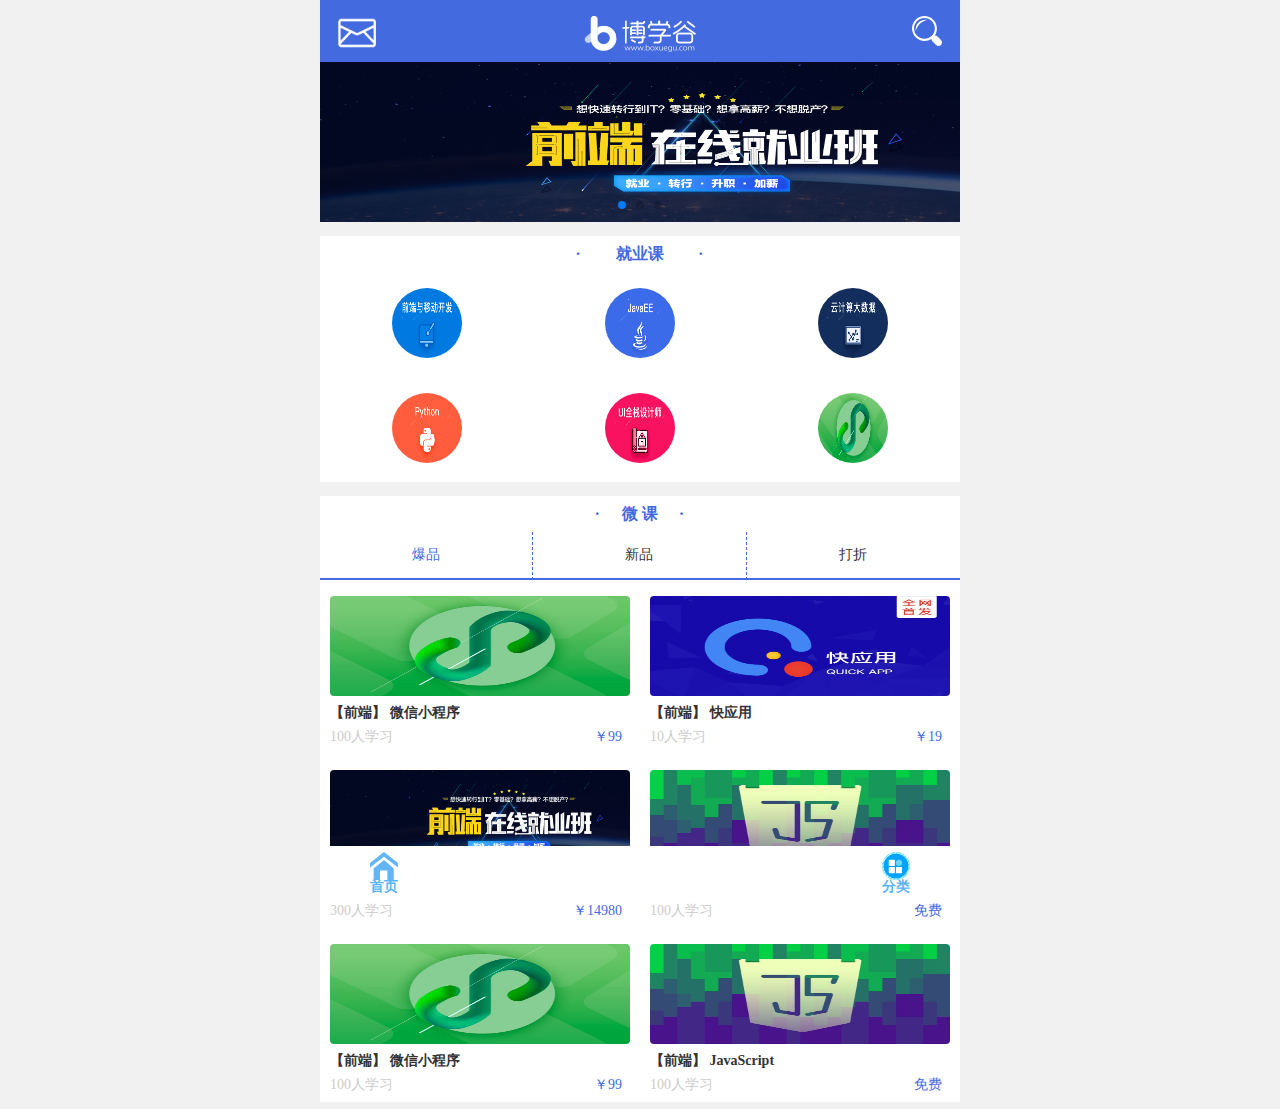
<file: index.html>
<!DOCTYPE html>
<html lang="en">
<head>
	<meta charset="UTF-8">
	<meta name="keywords" content="Java培训,Android培训,安卓培训,PHP培训,C++培训,iOS培训,网页设计培训,平面设计培训,UI设计培训,游戏开发培训,移动开发培训,网络营销培训,web前端培训"/>
    <meta name="description" content="博学谷云课堂为传智播客旗下在线教育品牌，将积累10年的实体班线下课程和教学方法引到线上。课程大纲全新优化，内容有广度、有深度，顶尖讲师全程直播授课。专注整合传智优势教学资源、打造适合在线学习并能保证教学结果的优质教学产品，同时打造和运营一整套教育生态软件体系，为用户提供满足自身成长和发展要求的有效服务。"/>
	<meta name="viewport" content="width=device-width,initial-scale=1.0">
	<title>博学谷-传智播客旗下高端IT在线教育平台-Java,Python,大数据,UI,前端,区块链培训</title>
	<link rel="shortcut icon" href="favicon.ico"  type="image/x-icon"/>
	<link rel="stylesheet" href="./css/swiper.min.css">
	<link rel="stylesheet" href="./css/base.css">
	<link rel="stylesheet" href="./css/index.css">

	<script src="./js/iconfont.js"></script>
	<script src="./js/jquery-3.2.1.min.js"></script>
	<script src="./js/swiper.min.js"></script>
	<script src="./js/index.js"></script>
</head>
<body>
<div class="bxg_layout container">
	<!-- 导航栏 -->
	<header class="bxg_topNav">
		<a href="javascript:;" class="bxg_message"></a>
		<div class="bxg_logo"></div>
		<a href="javascript:;">
			<svg class="bxg_search icon" aria-hidden="true">
  				<use xlink:href="#icon-soushuo"></use>
			</svg>
		</a>
	</header>
	<!-- 轮播图 -->
	<div class="bxg_banner swiper-container">
		<ul class="bxg_bannerImg swiper-wrapper">
			<li class="swiper-slide">
                <a href="javascript:;">
                    <img src="./images/FE.png" alt="">
                </a>
            </li>
            <li class="swiper-slide">
                <a href="javascript:;">
                    <img src="./images/quickAPP.jpg" alt="">
                </a>
            </li>
            <li class="swiper-slide">
                <a href="javascript:;">
                    <img src="./images/js.jpg" alt="">
                </a>
            </li>
		</ul>
    <div class="swiper-pagination"></div>
	</div>
	<!-- 就业课 -->
	<div class="bxg_employmentCourse clearfix">
		<h3>就业课</h3>
		<ul class="bxg_course">
			<li><a href="javascript:;"><img src="./images/fe-list.png" alt=""></a></li>
			<li><a href="javascript:;"><img src="./images/java.png" alt=""></a></li>
			<li><a href="javascript:;"><img src="./images/data.png" alt=""></a></li>
			<li><a href="javascript:;"><img src="./images/python.png" alt=""></a></li>
			<li><a href="javascript:;"><img src="./images/ui.png" alt=""></a></li>
			<li><a href="javascript:;"><img src="./images/wx.jpg" alt=""></a></li>
		</ul>
	</div>
	<!-- 微课 -->
	<div class="bxg_microCourse clearfix">
		<h3>微&nbsp课</h3>
		<ul class="bxg_productTip">
			<li class="active"><a href="javascript:;">爆品</a></li>
			<li ><a href="javascript:;">新品</a></li>
			<li><a href="javascript:;">打折</a></li>
		</ul>
		<ul class="bxg_product bxg_productShow">
			<li>
				<img src="./images/wx.jpg" alt="">
				<p>【前端】 微信小程序</p>
				<span>100人学习</span>
				<span class="fr">￥99</span>
			</li>
			<li>
				<img src="./images/quickAPP.jpg" alt="">
				<p>【前端】 快应用</p>
				<span>10人学习</span>
				<span class="fr">￥19</span>
			</li>
			<li>
				<img src="./images/FE.png" alt="">
				<p>【前端】 就业班</p>
				<span>300人学习</span>
				<span class="fr">￥14980</span>
			</li>
			<li>
				<img src="./images/js.jpg" alt="">
				<p>【前端】 JavaScript</p>
				<span>100人学习</span>
				<span class="fr">免费</span>
			</li>
			<li>
				<img src="./images/wx.jpg" alt="">
				<p>【前端】 微信小程序</p>
				<span>100人学习</span>
				<span class="fr">￥99</span>
			</li>
			<li>
				<img src="./images/js.jpg" alt="">
				<p>【前端】 JavaScript</p>
				<span>100人学习</span>
				<span class="fr">免费</span>
			</li>		
		</ul>
		<ul class="bxg_product">
			<li>
				<img src="./images/FE.png" alt="">
				<p>【前端】 就业班</p>
				<span>300人学习</span>
				<span class="fr">￥14980</span>
			</li>
			<li>
				<img src="./images/FE.png" alt="">
				<p>【前端】 就业班</p>
				<span>300人学习</span>
				<span class="fr">￥14980</span>
			</li>
			<li>
				<img src="./images/FE.png" alt="">
				<p>【前端】 就业班</p>
				<span>300人学习</span>
				<span class="fr">￥14980</span>
			</li>
			<li>
				<img src="./images/FE.png" alt="">
				<p>【前端】 就业班</p>
				<span>300人学习</span>
				<span class="fr">￥14980</span>
			</li>
			<li>
				<img src="./images/FE.png" alt="">
				<p>【前端】 就业班</p>
				<span>300人学习</span>
				<span class="fr">￥14980</span>
			</li>
			<li>
				<img src="./images/FE.png" alt="">
				<p>【前端】 就业班</p>
				<span>300人学习</span>
				<span class="fr">￥14980</span>
			</li>			
		</ul>
		<ul class="bxg_product ">
			<li>
				<img src="./images/quickAPP.jpg" alt="">
				<p>【前端】 快应用</p>
				<span>10人学习</span>
				<span class="fr">￥19</span>
			</li>
			<li>
				<img src="./images/quickAPP.jpg" alt="">
				<p>【前端】 快应用</p>
				<span>10人学习</span>
				<span class="fr">￥19</span>
			</li>	
			<li>
				<img src="./images/quickAPP.jpg" alt="">
				<p>【前端】 快应用</p>
				<span>10人学习</span>
				<span class="fr">￥19</span>
			</li>
			<li>
				<img src="./images/quickAPP.jpg" alt="">
				<p>【前端】 快应用</p>
				<span>10人学习</span>
				<span class="fr">￥19</span>
			</li>	
			<li>
				<img src="./images/quickAPP.jpg" alt="">
				<p>【前端】 快应用</p>
				<span>10人学习</span>
				<span class="fr">￥19</span>
			</li>
			<li>
				<img src="./images/quickAPP.jpg" alt="">
				<p>【前端】 快应用</p>
				<span>10人学习</span>
				<span class="fr">￥19</span>
			</li>							
		</ul>
	</div>
	<!-- 底部导航栏 -->
	<footer class="bxg_botNav">
		<a href="javascript:;">
		<svg class="bxg_home icon" aria-hidden="true">
  			<use xlink:href="#icon-shouye"></use>
		</svg>
		<span>首页</span>
		</a>
		<a href="javascript:;" class="bxg_tab">
		<svg class="bxg_category icon" aria-hidden="true">
  			<use xlink:href="#icon-qita"></use>
		</svg>
		<p>分类</p>
		</a>
	</footer>
</div>
</body>
</html>
</file>
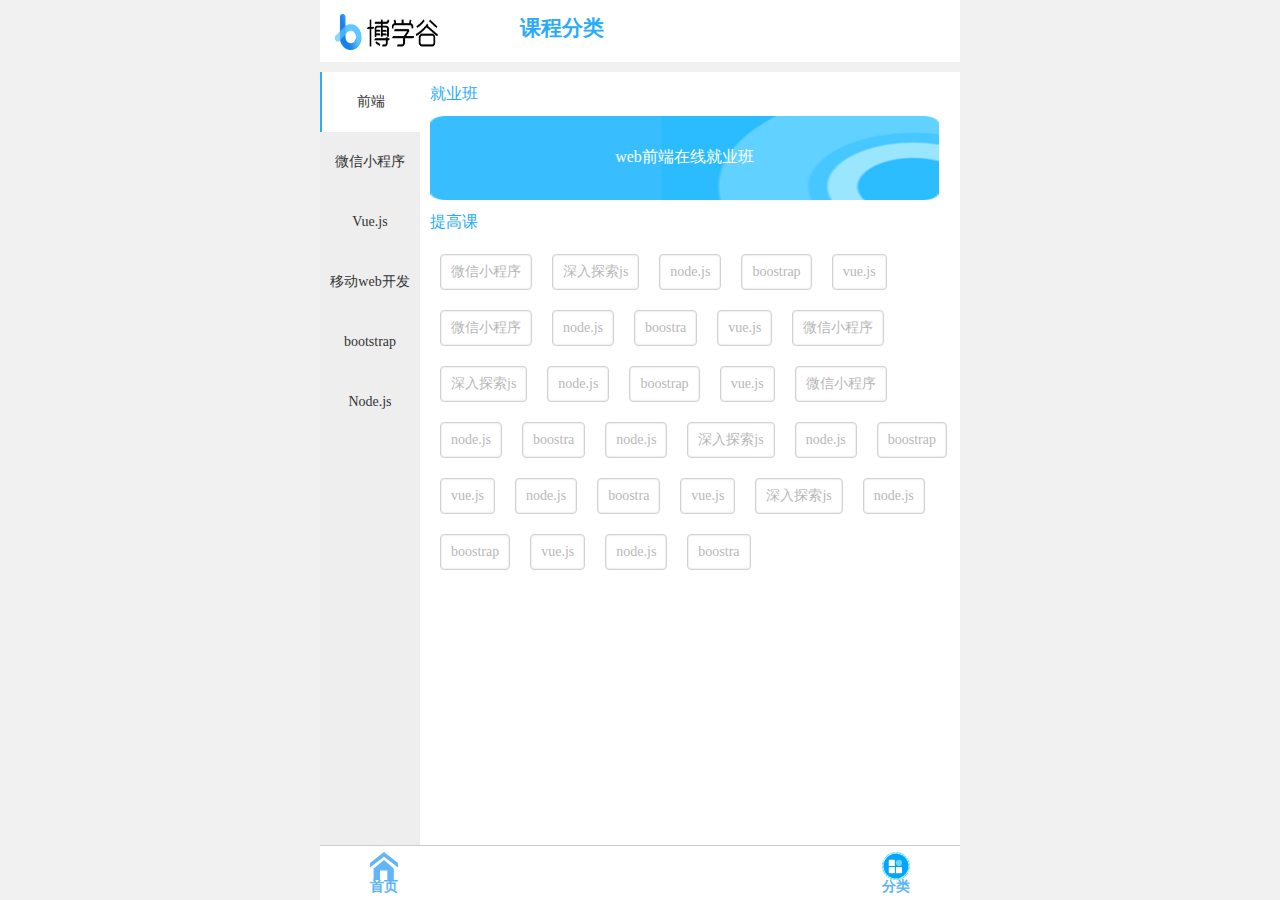
<file: category.html>
<!DOCTYPE html>
<html lang="en">
<head>
	<meta charset="UTF-8">
	<meta name="keywords" content="Java培训,Android培训,安卓培训,PHP培训,C++培训,iOS培训,网页设计培训,平面设计培训,UI设计培训,游戏开发培训,移动开发培训,网络营销培训,web前端培训"/>
    <meta name="description" content="博学谷云课堂为传智播客旗下在线教育品牌，将积累10年的实体班线下课程和教学方法引到线上。课程大纲全新优化，内容有广度、有深度，顶尖讲师全程直播授课。专注整合传智优势教学资源、打造适合在线学习并能保证教学结果的优质教学产品，同时打造和运营一整套教育生态软件体系，为用户提供满足自身成长和发展要求的有效服务。"/>
	<meta name="viewport" content="width=device-width,initial-scale=1.0">
	<title>博学谷-传智播客旗下高端IT在线教育平台-Java,Python,大数据,UI,前端,区块链培训</title>
	<link rel="shortcut icon" href="favicon.ico"  type="image/x-icon"/>
	<link rel="stylesheet" href="./css/swiper.min.css">
	<link rel="stylesheet" href="./css/base.css">
	<link rel="stylesheet" href="./css/category.css">

	<script src="./js/iconfont.js"></script>
	<script src="./js/jquery-3.2.1.min.js"></script>
	<script src="./js/swiper.min.js"></script>
	<script src="./js/category.js"></script>
</head>
<body>
<div class="bxg_layout container">
	<!-- 导航栏 -->
	<header class="bxg_topNav">
		<a href="javascript:;"></a>
		<h2>课程分类</h2>
	</header>
	<!-- 主体块 -->
	<div class="bxg_wrap">
			<div class="bxg_content">
		<div class="bxg_cLeft clearfix">
			<ul class="bxg_slidebarCourse">
				<li class="active"><a href="javascript:;">前端</a></li>
                <li class=""><a href="javascript:;">微信小程序</a></li>
                <li class=""><a href="javascript:;">Vue.js</a></li>
                <li class=""><a href="javascript:;">移动web开发</a></li>
                <li class=""><a href="javascript:;">bootstrap</a></li>
                <li class=""><a href="javascript:;">Node.js</a></li>                     
			</ul>
		</div>
		<div class="bxg_cRight">
			<div class="bxg_cRightBox bxg_cRightBoxShow">
				<span>就业班</span>
				<a class="cRightImg">
					<div class="bxg_embW">
						<span>web前端在线就业班</span>
					</div>
					<img src="./images/web_fe.png" alt="">
				</a>	
				<div class="bxg_cProductBox clearfix">
				<span>提高课</span>
				<ul class="bxg_cProduct">
					<li><a href="javascript:;">微信小程序</a></li>
					<li><a href="javascript:;">深入探索js</a></li>
					<li><a href="javascript:;">node.js</a></li>
					<li><a href="javascript:;">boostrap</a></li>
					<li><a href="javascript:;">vue.js</a></li>
					<li><a href="javascript:;">微信小程序</a></li>
					<li><a href="javascript:;">node.js</a></li>
					<li><a href="javascript:;">boostra</a></li>
					<li><a href="javascript:;">vue.js</a></li>
					<li><a href="javascript:;">微信小程序</a></li>
					<li><a href="javascript:;">深入探索js</a></li>
					<li><a href="javascript:;">node.js</a></li>
					<li><a href="javascript:;">boostrap</a></li>
					<li><a href="javascript:;">vue.js</a></li>
					<li><a href="javascript:;">微信小程序</a></li>
					<li><a href="javascript:;">node.js</a></li>
					<li><a href="javascript:;">boostra</a></li>
					<li><a href="javascript:;">node.js</a></li>	
					<li><a href="javascript:;">深入探索js</a></li>
					<li><a href="javascript:;">node.js</a></li>
					<li><a href="javascript:;">boostrap</a></li>
					<li><a href="javascript:;">vue.js</a></li>
					<li><a href="javascript:;">node.js</a></li>
					<li><a href="javascript:;">boostra</a></li>
					<li><a href="javascript:;">vue.js</a></li>
					<li><a href="javascript:;">深入探索js</a></li>
					<li><a href="javascript:;">node.js</a></li>
					<li><a href="javascript:;">boostrap</a></li>
					<li><a href="javascript:;">vue.js</a></li>
					<li><a href="javascript:;">node.js</a></li>
					<li><a href="javascript:;">boostra</a></li>			
				</ul>
				</div>
			</div>
			<div class="bxg_cRightBox">
				<span>课程</span>
				<a class="cRightImg">
					<div class="bxg_embW">
						<span style="color: #111">微信小程序</span>
					</div>
					<img src="./images/wx.jpg" alt="">
				</a>	
				<div class="bxg_cProductBox clearfix">
				<span>提高课</span>
				<ul class="bxg_cProduct">
					<li><a href="javascript:;">深入探索js</a></li>
					<li><a href="javascript:;">node.js</a></li>
					<li><a href="javascript:;">boostrap</a></li>
					<li><a href="javascript:;">vue.js</a></li>
					<li><a href="javascript:;">node.js</a></li>
					<li><a href="javascript:;">boostra</a></li>
					<li><a href="javascript:;">vue.js</a></li>
					<li><a href="javascript:;">深入探索js</a></li>
					<li><a href="javascript:;">node.js</a></li>
					<li><a href="javascript:;">boostrap</a></li>
					<li><a href="javascript:;">vue.js</a></li>
					<li><a href="javascript:;">node.js</a></li>
					<li><a href="javascript:;">boostra</a></li>
										<li><a href="javascript:;">深入探索js</a></li>
					<li><a href="javascript:;">node.js</a></li>
					<li><a href="javascript:;">boostrap</a></li>
					<li><a href="javascript:;">vue.js</a></li>
					<li><a href="javascript:;">node.js</a></li>
					<li><a href="javascript:;">boostra</a></li>
					<li><a href="javascript:;">vue.js</a></li>
					<li><a href="javascript:;">深入探索js</a></li>
					<li><a href="javascript:;">node.js</a></li>
					<li><a href="javascript:;">boostrap</a></li>
					<li><a href="javascript:;">vue.js</a></li>
					<li><a href="javascript:;">node.js</a></li>
					<li><a href="javascript:;">boostra</a></li>
				</ul>
				</div>
			</div>
			<div class="bxg_cRightBox">
				<span>就业班</span>
				<a class="cRightImg">
					<div class="bxg_embW">
						<span></span>
					</div>
					<img src="./images/js.jpg" alt="">
				</a>	
				<div class="bxg_cProductBox clearfix">
				<span>提高课</span>
				<ul class="bxg_cProduct">
					<li><a href="javascript:;">深入探索js</a></li>
					<li><a href="javascript:;">node.js</a></li>
					<li><a href="javascript:;">boostrap</a></li>
					<li><a href="javascript:;">vue.js</a></li>
					<li><a href="javascript:;">微信小程序</a></li>
					<li><a href="javascript:;">node.js</a></li>
					<li><a href="javascript:;">boostra</a></li>
					<li><a href="javascript:;">vue.js</a></li>
					<li><a href="javascript:;">微信小程序</a></li>
					<li><a href="javascript:;">深入探索js</a></li>
					<li><a href="javascript:;">node.js</a></li>
					<li><a href="javascript:;">boostrap</a></li>
					<li><a href="javascript:;">vue.js</a></li>
					<li><a href="javascript:;">微信小程序</a></li>
					<li><a href="javascript:;">node.js</a></li>
					<li><a href="javascript:;">boostra</a></li>
				</ul>
				</div>
			</div>
			<div class="bxg_cRightBox">
				<span>就业班</span>
				<a class="cRightImg">
					<div class="bxg_embW">
						<span></span>
					</div>
					<img src="./images/fe-list.png" alt="">
				</a>	
				<div class="bxg_cProductBox clearfix">
				<span>提高课</span>
				<ul class="bxg_cProduct">
					<li><a href="javascript:;">微信小程序</a></li>
					<li><a href="javascript:;">深入探索js</a></li>
					<li><a href="javascript:;">node.js</a></li>
					<li><a href="javascript:;">boostrap</a></li>
					<li><a href="javascript:;">vue.js</a></li>
					<li><a href="javascript:;">微信小程序</a></li>
					<li><a href="javascript:;">node.js</a></li>
					<li><a href="javascript:;">boostra</a></li>
					<li><a href="javascript:;">vue.js</a></li>
					<li><a href="javascript:;">微信小程序</a></li>
					<li><a href="javascript:;">深入探索js</a></li>
					<li><a href="javascript:;">node.js</a></li>
					<li><a href="javascript:;">boostrap</a></li>
					<li><a href="javascript:;">vue.js</a></li>
					<li><a href="javascript:;">微信小程序</a></li>
					<li><a href="javascript:;">node.js</a></li>
					<li><a href="javascript:;">boostra</a></li>
				</ul>
				</div>
			</div>
			<div class="bxg_cRightBox">
				<span>就业班</span>
				<a class="cRightImg">
					<div class="bxg_embW">
						<span>bootstart框架</span>
					</div>
					<img src="./images/web_fe.png" alt="">
				</a>	
				<div class="bxg_cProductBox clearfix">
				<span>提高课</span>
				<ul class="bxg_cProduct">
					<li><a href="javascript:;">微信小程序</a></li>
					<li><a href="javascript:;">深入探索js</a></li>
					<li><a href="javascript:;">node.js</a></li>
					<li><a href="javascript:;">boostrap</a></li>
					<li><a href="javascript:;">vue.js</a></li>
					<li><a href="javascript:;">微信小程序</a></li>
					<li><a href="javascript:;">node.js</a></li>
					<li><a href="javascript:;">boostra</a></li>
					<li><a href="javascript:;">vue.js</a></li>
					<li><a href="javascript:;">微信小程序</a></li>
					<li><a href="javascript:;">深入探索js</a></li>
					<li><a href="javascript:;">node.js</a></li>
					<li><a href="javascript:;">boostrap</a></li>
					<li><a href="javascript:;">vue.js</a></li>
					<li><a href="javascript:;">微信小程序</a></li>
					<li><a href="javascript:;">node.js</a></li>
					<li><a href="javascript:;">boostra</a></li>
				</ul>
				</div>
			</div>
			<div class="bxg_cRightBox">
				<span>就业班</span>
				<a class="cRightImg">
					<div class="bxg_embW">
						<span>后端node</span>
					</div>
					<img src="./images/web_fe.png" alt="">
				</a>	
				<div class="bxg_cProductBox clearfix">
				<span>提高课</span>
				<ul class="bxg_cProduct">
					<li><a href="javascript:;">微信小程序</a></li>
					<li><a href="javascript:;">深入探索js</a></li>
					<li><a href="javascript:;">node.js</a></li>
					<li><a href="javascript:;">boostrap</a></li>
					<li><a href="javascript:;">vue.js</a></li>
					<li><a href="javascript:;">微信小程序</a></li>
					<li><a href="javascript:;">node.js</a></li>
					<li><a href="javascript:;">boostra</a></li>
					<li><a href="javascript:;">vue.js</a></li>
					<li><a href="javascript:;">微信小程序</a></li>
					<li><a href="javascript:;">深入探索js</a></li>
					<li><a href="javascript:;">node.js</a></li>
					<li><a href="javascript:;">boostrap</a></li>
					<li><a href="javascript:;">vue.js</a></li>
					<li><a href="javascript:;">微信小程序</a></li>
					<li><a href="javascript:;">node.js</a></li>
					<li><a href="javascript:;">boostra</a></li>
				</ul>
				</div>
			</div>			
		</div>
	</div>
	</div>

	<!-- 底部导航栏 -->
	<footer class="bxg_botNav">
		<a href="javascript:;"  class="bxg_inex">
		<svg class="bxg_home icon" aria-hidden="true">
  			<use xlink:href="#icon-shouye"></use>
		</svg>
		<span>首页</span>
		</a>
		<a href="javascript:;">
		<svg class="bxg_category icon" aria-hidden="true">
  			<use xlink:href="#icon-qita"></use>
		</svg>
		<p>分类</p>
		</a>
	</footer>
</div>
</body>
</html>
</file>
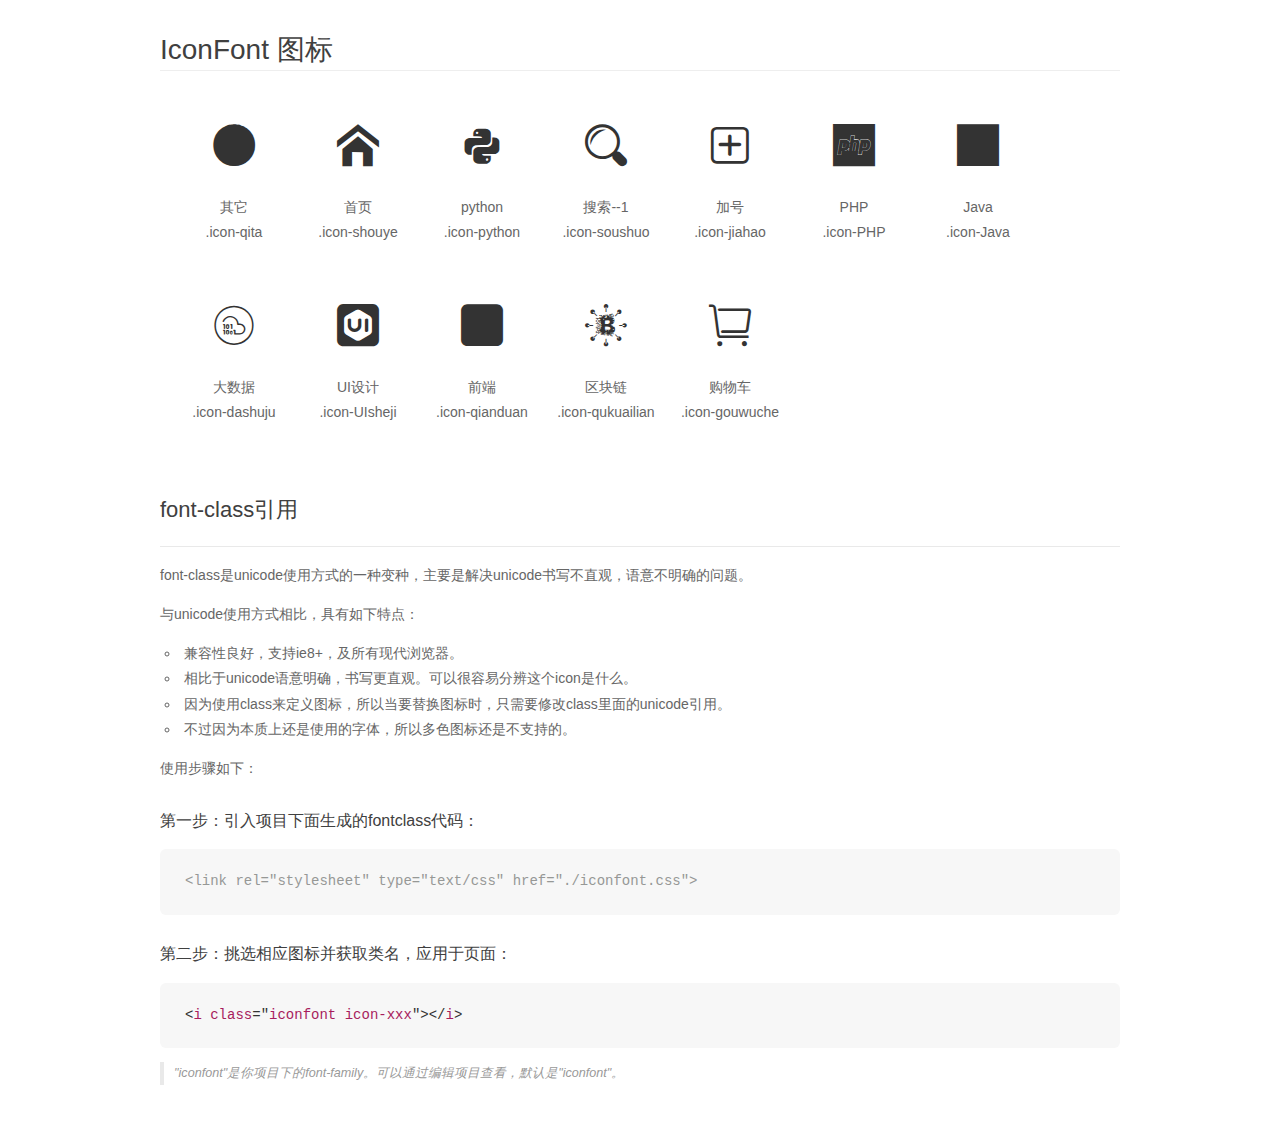
<file: css/font/demo_fontclass.html>
<!DOCTYPE html>
<html>
<head>
    <meta charset="utf-8"/>
    <title>IconFont</title>
    <link rel="stylesheet" href="demo.css">
    <link rel="stylesheet" href="iconfont.css">
</head>
<body>
    <div class="main markdown">
        <h1>IconFont 图标</h1>
        <ul class="icon_lists clear">
            
                <li>
                <i class="icon iconfont icon-qita"></i>
                    <div class="name">其它</div>
                    <div class="fontclass">.icon-qita</div>
                </li>
            
                <li>
                <i class="icon iconfont icon-shouye"></i>
                    <div class="name">首页</div>
                    <div class="fontclass">.icon-shouye</div>
                </li>
            
                <li>
                <i class="icon iconfont icon-python"></i>
                    <div class="name">python</div>
                    <div class="fontclass">.icon-python</div>
                </li>
            
                <li>
                <i class="icon iconfont icon-soushuo"></i>
                    <div class="name">搜索--1</div>
                    <div class="fontclass">.icon-soushuo</div>
                </li>
            
                <li>
                <i class="icon iconfont icon-jiahao"></i>
                    <div class="name">加号</div>
                    <div class="fontclass">.icon-jiahao</div>
                </li>
            
                <li>
                <i class="icon iconfont icon-PHP"></i>
                    <div class="name">PHP</div>
                    <div class="fontclass">.icon-PHP</div>
                </li>
            
                <li>
                <i class="icon iconfont icon-Java"></i>
                    <div class="name">Java</div>
                    <div class="fontclass">.icon-Java</div>
                </li>
            
                <li>
                <i class="icon iconfont icon-dashuju"></i>
                    <div class="name">大数据</div>
                    <div class="fontclass">.icon-dashuju</div>
                </li>
            
                <li>
                <i class="icon iconfont icon-UIsheji"></i>
                    <div class="name">UI设计</div>
                    <div class="fontclass">.icon-UIsheji</div>
                </li>
            
                <li>
                <i class="icon iconfont icon-qianduan"></i>
                    <div class="name">前端</div>
                    <div class="fontclass">.icon-qianduan</div>
                </li>
            
                <li>
                <i class="icon iconfont icon-qukuailian"></i>
                    <div class="name">区块链</div>
                    <div class="fontclass">.icon-qukuailian</div>
                </li>
            
                <li>
                <i class="icon iconfont icon-gouwuche"></i>
                    <div class="name"> 购物车</div>
                    <div class="fontclass">.icon-gouwuche</div>
                </li>
            
        </ul>

        <h2 id="font-class-">font-class引用</h2>
        <hr>

        <p>font-class是unicode使用方式的一种变种，主要是解决unicode书写不直观，语意不明确的问题。</p>
        <p>与unicode使用方式相比，具有如下特点：</p>
        <ul>
        <li>兼容性良好，支持ie8+，及所有现代浏览器。</li>
        <li>相比于unicode语意明确，书写更直观。可以很容易分辨这个icon是什么。</li>
        <li>因为使用class来定义图标，所以当要替换图标时，只需要修改class里面的unicode引用。</li>
        <li>不过因为本质上还是使用的字体，所以多色图标还是不支持的。</li>
        </ul>
        <p>使用步骤如下：</p>
        <h3 id="-fontclass-">第一步：引入项目下面生成的fontclass代码：</h3>


        <pre><code class="lang-js hljs javascript"><span class="hljs-comment">&lt;link rel="stylesheet" type="text/css" href="./iconfont.css"&gt;</span></code></pre>
        <h3 id="-">第二步：挑选相应图标并获取类名，应用于页面：</h3>
        <pre><code class="lang-css hljs">&lt;<span class="hljs-selector-tag">i</span> <span class="hljs-selector-tag">class</span>="<span class="hljs-selector-tag">iconfont</span> <span class="hljs-selector-tag">icon-xxx</span>"&gt;&lt;/<span class="hljs-selector-tag">i</span>&gt;</code></pre>
        <blockquote>
        <p>"iconfont"是你项目下的font-family。可以通过编辑项目查看，默认是"iconfont"。</p>
        </blockquote>
    </div>
</body>
</html>
</file>
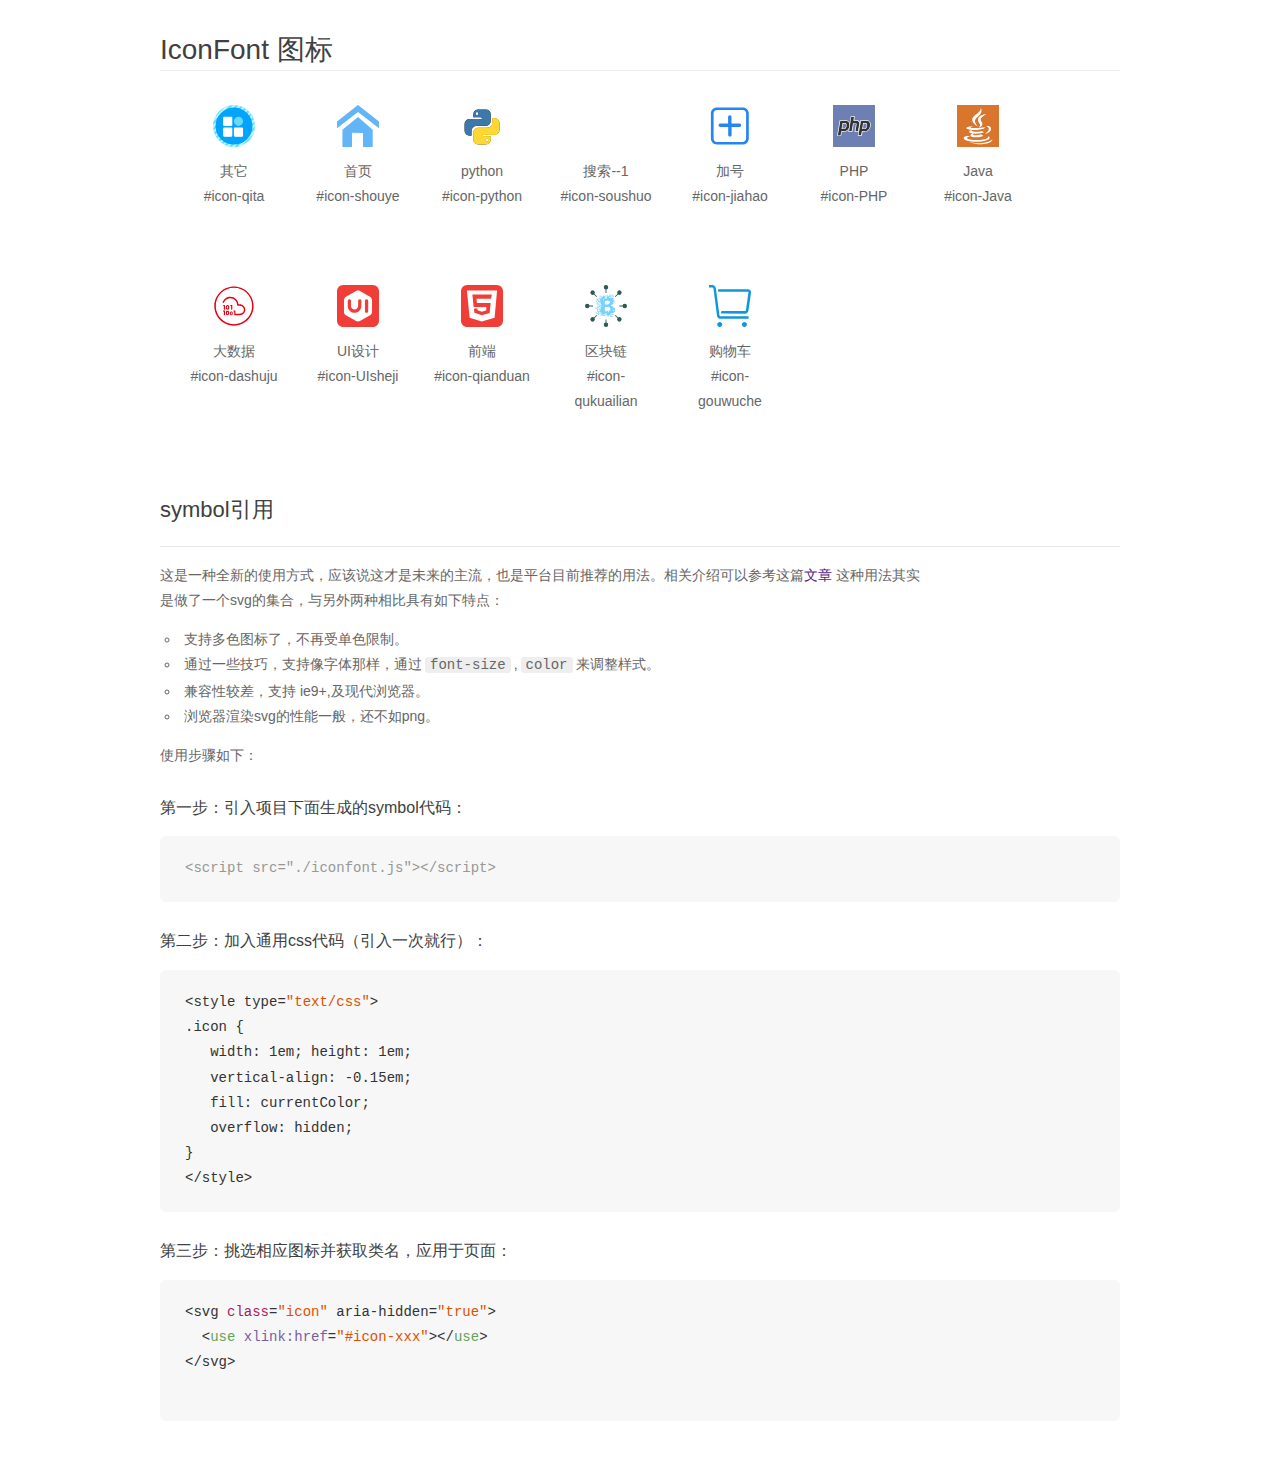
<file: css/font/demo_symbol.html>
<!DOCTYPE html>
<html>
<head>
    <meta charset="utf-8"/>
    <title>IconFont</title>
    <link rel="stylesheet" href="demo.css">
    <script src="iconfont.js"></script>

    <style type="text/css">
        .icon {
          /* 通过设置 font-size 来改变图标大小 */
          width: 1em; height: 1em;
          /* 图标和文字相邻时，垂直对齐 */
          vertical-align: -0.15em;
          /* 通过设置 color 来改变 SVG 的颜色/fill */
          fill: currentColor;
          /* path 和 stroke 溢出 viewBox 部分在 IE 下会显示
             normalize.css 中也包含这行 */
          overflow: hidden;
        }

    </style>
</head>
<body>
    <div class="main markdown">
        <h1>IconFont 图标</h1>
        <ul class="icon_lists clear">
            
                <li>
                    <svg class="icon" aria-hidden="true">
                        <use xlink:href="#icon-qita"></use>
                    </svg>
                    <div class="name">其它</div>
                    <div class="fontclass">#icon-qita</div>
                </li>
            
                <li>
                    <svg class="icon" aria-hidden="true">
                        <use xlink:href="#icon-shouye"></use>
                    </svg>
                    <div class="name">首页</div>
                    <div class="fontclass">#icon-shouye</div>
                </li>
            
                <li>
                    <svg class="icon" aria-hidden="true">
                        <use xlink:href="#icon-python"></use>
                    </svg>
                    <div class="name">python</div>
                    <div class="fontclass">#icon-python</div>
                </li>
            
                <li>
                    <svg class="icon" aria-hidden="true">
                        <use xlink:href="#icon-soushuo"></use>
                    </svg>
                    <div class="name">搜索--1</div>
                    <div class="fontclass">#icon-soushuo</div>
                </li>
            
                <li>
                    <svg class="icon" aria-hidden="true">
                        <use xlink:href="#icon-jiahao"></use>
                    </svg>
                    <div class="name">加号</div>
                    <div class="fontclass">#icon-jiahao</div>
                </li>
            
                <li>
                    <svg class="icon" aria-hidden="true">
                        <use xlink:href="#icon-PHP"></use>
                    </svg>
                    <div class="name">PHP</div>
                    <div class="fontclass">#icon-PHP</div>
                </li>
            
                <li>
                    <svg class="icon" aria-hidden="true">
                        <use xlink:href="#icon-Java"></use>
                    </svg>
                    <div class="name">Java</div>
                    <div class="fontclass">#icon-Java</div>
                </li>
            
                <li>
                    <svg class="icon" aria-hidden="true">
                        <use xlink:href="#icon-dashuju"></use>
                    </svg>
                    <div class="name">大数据</div>
                    <div class="fontclass">#icon-dashuju</div>
                </li>
            
                <li>
                    <svg class="icon" aria-hidden="true">
                        <use xlink:href="#icon-UIsheji"></use>
                    </svg>
                    <div class="name">UI设计</div>
                    <div class="fontclass">#icon-UIsheji</div>
                </li>
            
                <li>
                    <svg class="icon" aria-hidden="true">
                        <use xlink:href="#icon-qianduan"></use>
                    </svg>
                    <div class="name">前端</div>
                    <div class="fontclass">#icon-qianduan</div>
                </li>
            
                <li>
                    <svg class="icon" aria-hidden="true">
                        <use xlink:href="#icon-qukuailian"></use>
                    </svg>
                    <div class="name">区块链</div>
                    <div class="fontclass">#icon-qukuailian</div>
                </li>
            
                <li>
                    <svg class="icon" aria-hidden="true">
                        <use xlink:href="#icon-gouwuche"></use>
                    </svg>
                    <div class="name"> 购物车</div>
                    <div class="fontclass">#icon-gouwuche</div>
                </li>
            
        </ul>


        <h2 id="symbol-">symbol引用</h2>
        <hr>

        <p>这是一种全新的使用方式，应该说这才是未来的主流，也是平台目前推荐的用法。相关介绍可以参考这篇<a href="">文章</a>
        这种用法其实是做了一个svg的集合，与另外两种相比具有如下特点：</p>
        <ul>
          <li>支持多色图标了，不再受单色限制。</li>
          <li>通过一些技巧，支持像字体那样，通过<code>font-size</code>,<code>color</code>来调整样式。</li>
          <li>兼容性较差，支持 ie9+,及现代浏览器。</li>
          <li>浏览器渲染svg的性能一般，还不如png。</li>
        </ul>
        <p>使用步骤如下：</p>
        <h3 id="-symbol-">第一步：引入项目下面生成的symbol代码：</h3>
        <pre><code class="lang-js hljs javascript"><span class="hljs-comment">&lt;script src="./iconfont.js"&gt;&lt;/script&gt;</span></code></pre>
        <h3 id="-css-">第二步：加入通用css代码（引入一次就行）：</h3>
        <pre><code class="lang-js hljs javascript">&lt;style type=<span class="hljs-string">"text/css"</span>&gt;
.icon {
   width: <span class="hljs-number">1</span>em; height: <span class="hljs-number">1</span>em;
   vertical-align: <span class="hljs-number">-0.15</span>em;
   fill: currentColor;
   overflow: hidden;
}
&lt;<span class="hljs-regexp">/style&gt;</span></code></pre>
        <h3 id="-">第三步：挑选相应图标并获取类名，应用于页面：</h3>
        <pre><code class="lang-js hljs javascript">&lt;svg <span class="hljs-class"><span class="hljs-keyword">class</span></span>=<span class="hljs-string">"icon"</span> aria-hidden=<span class="hljs-string">"true"</span>&gt;<span class="xml"><span class="hljs-tag">
  &lt;<span class="hljs-name">use</span> <span class="hljs-attr">xlink:href</span>=<span class="hljs-string">"#icon-xxx"</span>&gt;</span><span class="hljs-tag">&lt;/<span class="hljs-name">use</span>&gt;</span>
</span>&lt;<span class="hljs-regexp">/svg&gt;
        </span></code></pre>
    </div>
</body>
</html>
</file>
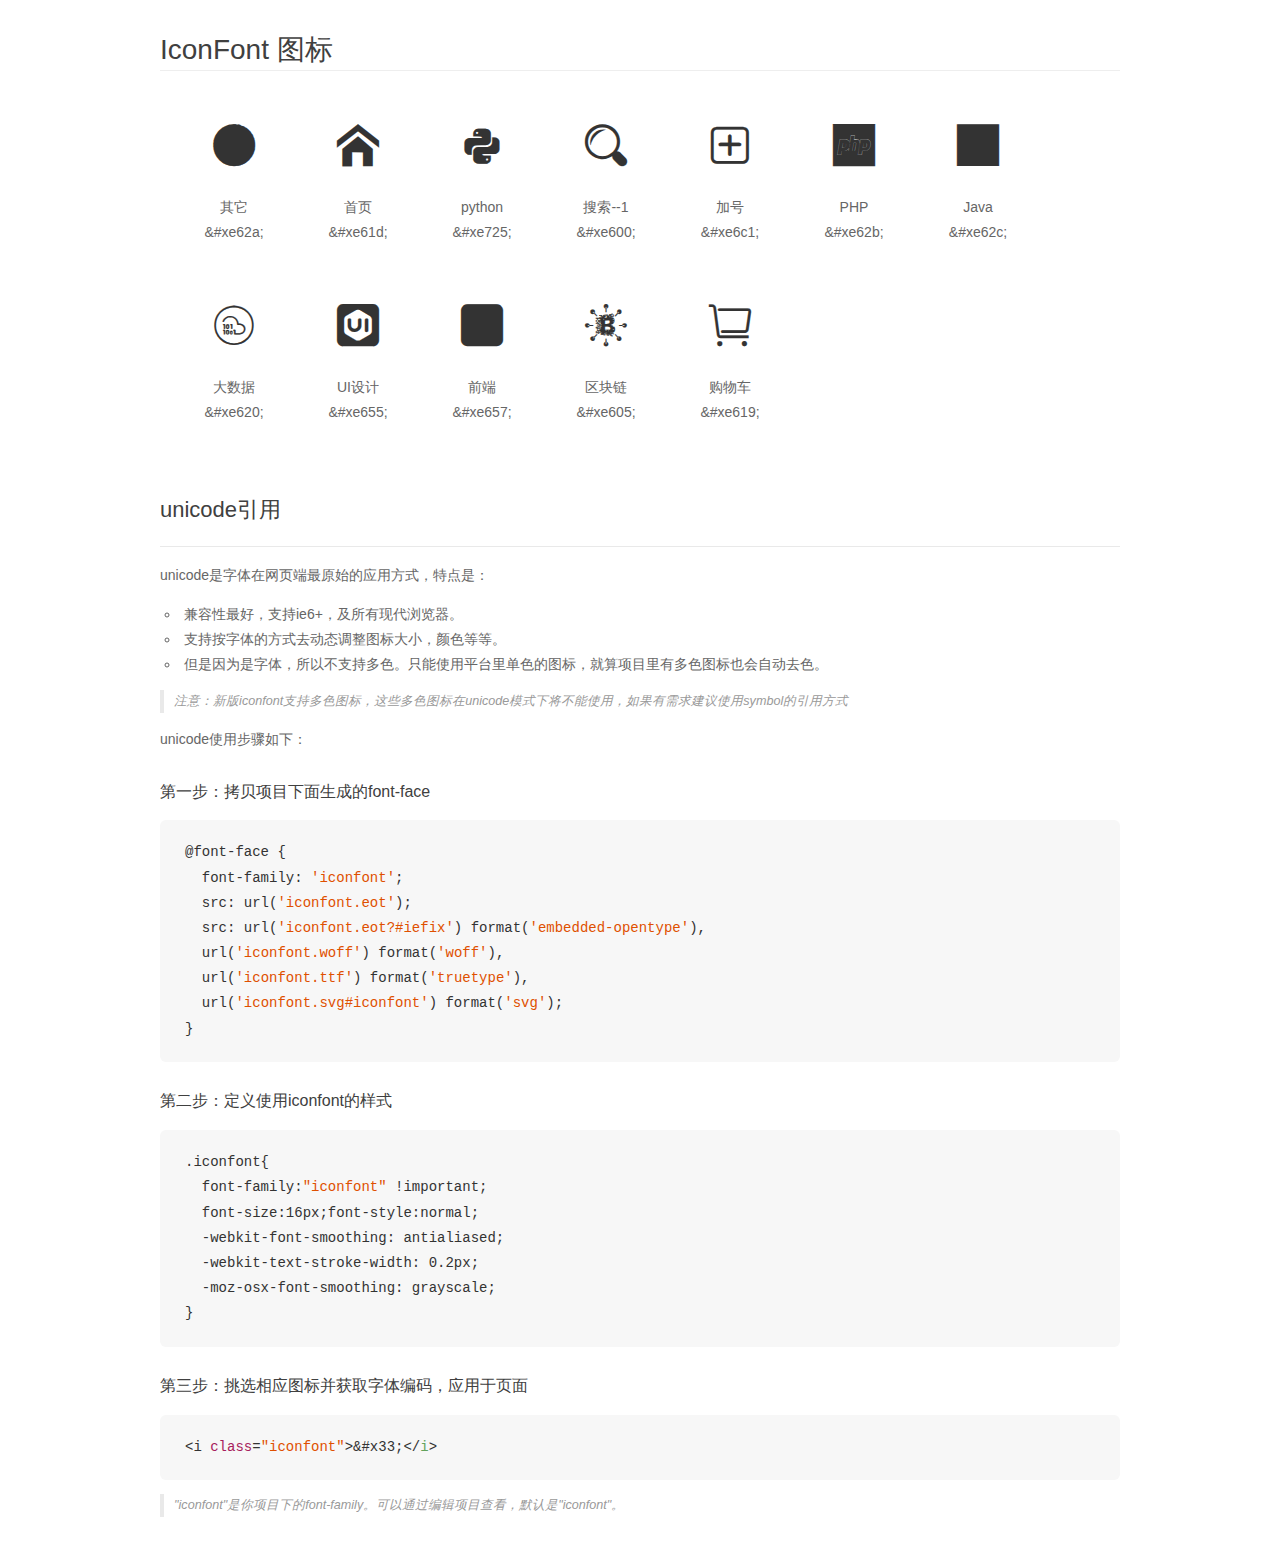
<file: css/font/demo_unicode.html>
<!DOCTYPE html>
<html>
<head>
    <meta charset="utf-8"/>
    <title>IconFont</title>
    <link rel="stylesheet" href="demo.css">

    <style type="text/css">

        @font-face {font-family: "iconfont";
          src: url('iconfont.eot'); /* IE9*/
          src: url('iconfont.eot#iefix') format('embedded-opentype'), /* IE6-IE8 */
          url('iconfont.woff') format('woff'), /* chrome, firefox */
          url('iconfont.ttf') format('truetype'), /* chrome, firefox, opera, Safari, Android, iOS 4.2+*/
          url('iconfont.svg#iconfont') format('svg'); /* iOS 4.1- */
        }

        .iconfont {
          font-family:"iconfont" !important;
          font-size:16px;
          font-style:normal;
          -webkit-font-smoothing: antialiased;
          -webkit-text-stroke-width: 0.2px;
          -moz-osx-font-smoothing: grayscale;
        }

    </style>
</head>
<body>
    <div class="main markdown">
        <h1>IconFont 图标</h1>
        <ul class="icon_lists clear">
            
                <li>
                <i class="icon iconfont">&#xe62a;</i>
                    <div class="name">其它</div>
                    <div class="code">&amp;#xe62a;</div>
                </li>
            
                <li>
                <i class="icon iconfont">&#xe61d;</i>
                    <div class="name">首页</div>
                    <div class="code">&amp;#xe61d;</div>
                </li>
            
                <li>
                <i class="icon iconfont">&#xe725;</i>
                    <div class="name">python</div>
                    <div class="code">&amp;#xe725;</div>
                </li>
            
                <li>
                <i class="icon iconfont">&#xe600;</i>
                    <div class="name">搜索--1</div>
                    <div class="code">&amp;#xe600;</div>
                </li>
            
                <li>
                <i class="icon iconfont">&#xe6c1;</i>
                    <div class="name">加号</div>
                    <div class="code">&amp;#xe6c1;</div>
                </li>
            
                <li>
                <i class="icon iconfont">&#xe62b;</i>
                    <div class="name">PHP</div>
                    <div class="code">&amp;#xe62b;</div>
                </li>
            
                <li>
                <i class="icon iconfont">&#xe62c;</i>
                    <div class="name">Java</div>
                    <div class="code">&amp;#xe62c;</div>
                </li>
            
                <li>
                <i class="icon iconfont">&#xe620;</i>
                    <div class="name">大数据</div>
                    <div class="code">&amp;#xe620;</div>
                </li>
            
                <li>
                <i class="icon iconfont">&#xe655;</i>
                    <div class="name">UI设计</div>
                    <div class="code">&amp;#xe655;</div>
                </li>
            
                <li>
                <i class="icon iconfont">&#xe657;</i>
                    <div class="name">前端</div>
                    <div class="code">&amp;#xe657;</div>
                </li>
            
                <li>
                <i class="icon iconfont">&#xe605;</i>
                    <div class="name">区块链</div>
                    <div class="code">&amp;#xe605;</div>
                </li>
            
                <li>
                <i class="icon iconfont">&#xe619;</i>
                    <div class="name"> 购物车</div>
                    <div class="code">&amp;#xe619;</div>
                </li>
            
        </ul>
        <h2 id="unicode-">unicode引用</h2>
        <hr>

        <p>unicode是字体在网页端最原始的应用方式，特点是：</p>
        <ul>
        <li>兼容性最好，支持ie6+，及所有现代浏览器。</li>
        <li>支持按字体的方式去动态调整图标大小，颜色等等。</li>
        <li>但是因为是字体，所以不支持多色。只能使用平台里单色的图标，就算项目里有多色图标也会自动去色。</li>
        </ul>
        <blockquote>
        <p>注意：新版iconfont支持多色图标，这些多色图标在unicode模式下将不能使用，如果有需求建议使用symbol的引用方式</p>
        </blockquote>
        <p>unicode使用步骤如下：</p>
        <h3 id="-font-face">第一步：拷贝项目下面生成的font-face</h3>
        <pre><code class="lang-js hljs javascript">@font-face {
  font-family: <span class="hljs-string">'iconfont'</span>;
  src: url(<span class="hljs-string">'iconfont.eot'</span>);
  src: url(<span class="hljs-string">'iconfont.eot?#iefix'</span>) format(<span class="hljs-string">'embedded-opentype'</span>),
  url(<span class="hljs-string">'iconfont.woff'</span>) format(<span class="hljs-string">'woff'</span>),
  url(<span class="hljs-string">'iconfont.ttf'</span>) format(<span class="hljs-string">'truetype'</span>),
  url(<span class="hljs-string">'iconfont.svg#iconfont'</span>) format(<span class="hljs-string">'svg'</span>);
}
</code></pre>
        <h3 id="-iconfont-">第二步：定义使用iconfont的样式</h3>
        <pre><code class="lang-js hljs javascript">.iconfont{
  font-family:<span class="hljs-string">"iconfont"</span> !important;
  font-size:<span class="hljs-number">16</span>px;font-style:normal;
  -webkit-font-smoothing: antialiased;
  -webkit-text-stroke-width: <span class="hljs-number">0.2</span>px;
  -moz-osx-font-smoothing: grayscale;
}
</code></pre>
        <h3 id="-">第三步：挑选相应图标并获取字体编码，应用于页面</h3>
        <pre><code class="lang-js hljs javascript">&lt;i <span class="hljs-class"><span class="hljs-keyword">class</span></span>=<span class="hljs-string">"iconfont"</span>&gt;&amp;#x33;<span class="xml"><span class="hljs-tag">&lt;/<span class="hljs-name">i</span>&gt;</span></span></code></pre>

        <blockquote>
        <p>"iconfont"是你项目下的font-family。可以通过编辑项目查看，默认是"iconfont"。</p>
        </blockquote>
    </div>


</body>
</html>
</file>
<file: css/base.css>
body,
div,
dl,
dt,
dd,
ul,
ol,
li,
h1,
h2,
h3,
h4,
h5,
h6,
pre,
code,
form,
fieldset,
legend,
input,
textarea,
p,
blockquote,
th,
td,
hr,
button,
article,
aside,
details,
figcaption,
figure,
footer,
header,
hgroup,
menu,
nav,
section {
    margin: 0;
    padding: 0;
}

body {
    font-size: 14px;
    color: #333;
    font-family: "MicroSoft YaHei", "sans-serif";
}

ul,
ol {
    list-style: none;
}

a {
    text-decoration: none;
    color: #333;
}

a:hover {
    color: #333;
}

input {
    outline: none;
    border: none;
    border: 1px solid #ccc;
}

input,
textarea {
    border: none;
    outline: none;
    resize: none;
    -webkit-appearance: none;
}

.fl {
    float: left;
}

.fr {
    float: right;
}

.clearfix::after,
.clearfix::before {
    content: ".";
    line-height: 0;
    height: 0;
    display: block;
    visibility: hidden;
    clear: both;
}

html {
    font-size: 50px;
    -webkit-tap-highlight-color: transparent;
    height: 100%;
    min-width: 320px;
    overflow-x: hidden;
}

body {
    font-family: "microsoft yahei";
    font-size: .28em;
    line-height: 1;
    color: #333;
    background-color: #f1f1f1;
}

.container {
    width: 100%;
    height: 100%;
    max-width: 640px;
    min-width: 320px;
    margin: 0 auto;
    background-color: #f1f1f1;
    box-sizing: border-box;
}
.icon {
   width: 1em; height: 1em;
   vertical-align: -0.15em;
   fill: currentColor;
   overflow: hidden;
}
</file>
<file: css/index.css>
/*导航栏 start*/
.bxg_topNav {
	width: 100%;
	max-width: 640px;
	height: 62px;
	background-color: #446adf;
	position: fixed;
	z-index: 999;
}
.bxg_topNav .bxg_message {
	width: 38px;
	height: 38px;
	background: url('../images/邮件.png');
	background-size: 38px 38px;
	position: absolute;
	top: 14px;
	left: 18px;
}
.bxg_topNav .bxg_logo {
	width: 112px;
	height: 36px;
	background: url('../images/headerLogo.png');
	margin: 16px auto;
	cursor: pointer;
}
.bxg_topNav .bxg_search {
	width: 30px;
	height: 30px;
	position: absolute;
	top: 16px;
	right: 18px;
}

/*导航栏 end*/

/*<!-- 轮播图 start-->*/
.bxg_banner {
	padding-top: 62px;
	width: 100%;
	max-width: 640px;
	height: 160px;
}
.bxg_bannerImg img {
	display: block;
	width: 100%;
	height: 100%;
}
/*<!-- 轮播图 end-->*/

/*<!-- 就业课 start-->*/
.bxg_employmentCourse,
/*微课公用样式*/
 .bxg_microCourse{
	margin-top: 14px;
	height: 100%;
	width: 100%;
	background-color: #fff;
}
.bxg_employmentCourse h3:before,
.bxg_employmentCourse h3:after {
	content: '.';
	position: absolute;
	top: 6px;
	left: 40%;
}
.bxg_employmentCourse h3:after {
	right: 21%;
}
.bxg_employmentCourse h3{
	font-size: 16px;
	padding: 10px 0;
	text-align: center;
	color: #446adf;
	position: relative;
}
.bxg_course {
	width: 100%;
	flex: 1;
}
.bxg_course li {
	width: 33.33%;
    float: left;
    text-align: center;
    padding: 16px 0;
}
.bxg_employmentCourse img {
	width: 70px;
	height: 70px;
	border-radius: 50%
}
/*<!-- 就业课 end-->*/

/*<!-- 微课 start-->*/
.bxg_microCourse {
	margin-bottom: 64px;
}
.bxg_microCourse h3 {
	font-size: 16px;
	padding: 10px 0;
	text-align: center;
	color: #446adf;
	position: relative;
}
.bxg_microCourse h3:before,
.bxg_microCourse h3:after {
	content: '.';
	position: absolute;
	top: 6px;
	left: 43%;
}
.bxg_microCourse h3:after {
	right: 30%;
}
.bxg_productTip {
	height: 100%;
	width: 100%;
	flex: 1;
}
.bxg_productTip li {
	box-sizing: border-box;
	width: 33.33%;
    float: left;
    text-align: center;
    padding: 16px 0;
    border-right: 1px dashed #446adf;
    border-bottom: 2px solid #446adf;
}
.bxg_productTip li:nth-last-of-type(1) {
	border-right: none;
}
.bxg_productTip .active a{
	color: #446adf;
}

 .bxg_product {
	width: 100%;
	flex: 1;
	display: none;
}
.bxg_microCourse .bxg_productShow { 
	width: 100%;
	flex: 1;
	display: block;
} 
.bxg_product li {
	margin-top: 16px;
	box-sizing: border-box;
	width: 50%;
    float: left;
    padding: 0 10px;
}
.bxg_product li img {
	width: 100%;
	height: 100px;
	display: block;
	border-radius: 4px;
}
.bxg_product li p {
	padding: 10px 0;
	font-weight: 700;

}
.bxg_product li span:nth-last-of-type(2) {
	color: #ccc;
}
.bxg_product li span:nth-last-of-type(1) {
	color: #446adf;
	padding-right: 8px;
	padding-bottom: 10px;
}
/*<!-- 微课 end-->*/

/*<!-- 底部导航栏 start-->*/
.bxg_botNav {
	position: fixed;
	bottom: 0;
	width: 100%;
	max-width: 640px;
	height: 54px;
	background-color: #fff;
}
.bxg_botNav .bxg_home,
.bxg_botNav .bxg_category {
	width: 28px;
	height: 28px;
	position: absolute;
	top: 6px;
}
.bxg_botNav .bxg_home {
	left: 50px;
}
.bxg_botNav .bxg_category {
	right: 50px;
}

.bxg_botNav  span,
.bxg_botNav  p {
	position: absolute;
	top: 34px;
	font-weight: 700;
	color: #5bb5f6;
}
.bxg_botNav  span {
	left: 50px;
}

.bxg_botNav  p {
	right: 50px;
}
/*<!-- 底部导航栏 end-->*/
</file>
<file: css/category.css>
html,body{
    width: 100%;
    height: 100%;
}
.bxg_layout{
    width: 100%;
    height: 100%;
    max-width: 640px;
}
/*	<!-- 导航栏 start-->*/
.bxg_topNav {
	width: 100%;
	max-width: 640px;
	height: 62px;
	background-color: #fff;
	position: fixed;
	top: 0;
	z-index: 999;
}
.bxg_topNav a {
	width: 104px;
	height: 36px;
	display: block;
	background: url('../images/logo.png');
	background-size: 104px 36px;
	position: absolute;
	top: 14px;
	left: 14px;
}
.bxg_topNav h2 {
	position: absolute;
	top: 18px;
	left: 200px;
	color: #29abfc;
}
/*	<!-- 导航栏 end-->*/

/*	<!-- 主体块 start-->*/
.bxg_wrap {
	width: 100%;
    height: 100%;
    position: fixed;
    top: 72px;
    max-width: 640px;
}
.bxg_content{
    width: 100%;
    height: 100%;
    position: relative;
}
.bxg_cLeft{
    width: 100px;
    height: 100%;
    position: fixed;
    background-color: #eee;
}
.bxg_cLeft li{
    height: 60px;
    width: 100%;
}
.bxg_cLeft li a{
    width: 100%;
    height: 100%;
    display: block;
    color: #333;
    line-height: 60px;
    text-align: center;
}
.bxg_slidebarCourse .active {
	box-sizing: border-box;
    background-color: #fff;
	border-left: 2px solid #2aabfb;
}
.bxg_cRight{
	overflow-y: auto;
    height: 100%;
    padding-left: 110px;
    display: flex;
    flex-direction: column;
    background-color: #fff;
}
.bxg_cRight .bxg_cRightBox {
	display: none;
}
.bxg_cRight .bxg_cRightBoxShow {
	display: block;
}
.bxg_cRight  .bxg_cRightBox > span,
.bxg_cRight .bxg_cProductBox > span{
	font-size: 16px;
	color: #27abfc;
	padding: 14px 0;
	display: inline-block;
}
.bxg_cRight .cRightImg {
	width: 98%;
	display: block;
	height: 84px;
	position: relative;
}
.bxg_cRightBox .cRightImg img {
	display: block;
	width: 98%;
	height: 84px;
}
.bxg_cRight .cRightImg .bxg_embW {
	position: absolute;
	width: 98%;
	line-height: 84px;
	text-align: center;
}
.bxg_cRight .cRightImg .bxg_embW span {
	line-height: 20px;
	text-align: center;
	color: #fff;
	font-size: 16px;
}
.bxg_cProduct {
	height: 100%;
	width: 100%;
	background-color: #fff;
}
.bxg_cRight .bxg_cProduct li a {
	color: #b8b8b8;
	border: 1px solid #d2d2d2;
	border-radius: 4px;
	-webkit-box-shadow: inset 0 0 2px #CCC;
	margin: 10px;
	padding: 10px;
	float: left;
}

/*	<!-- 主体块 end-->*/


/*<!-- 底部导航栏 start-->*/
.bxg_botNav {
	z-index: 999;
	border-top: 1px solid #ccc;
	position: fixed;
	bottom: 0;
	width: 100%;
	max-width: 640px;
	height: 54px;
	background-color: #fff;
}
.bxg_botNav .bxg_home,
.bxg_botNav .bxg_category {
	width: 28px;
	height: 28px;
	position: absolute;
	top: 6px;
}
.bxg_botNav .bxg_home {
	left: 50px;
}
.bxg_botNav .bxg_category {
	right: 50px;
}

.bxg_botNav  span,
.bxg_botNav  p {
	position: absolute;
	top: 34px;
	font-weight: 700;
	color: #5bb5f6;
}
.bxg_botNav  span {
	left: 50px;
}
.bxg_botNav  p {
	right: 50px;
}
/*<!-- 底部导航栏 end-->*/
</file>
<file: css/font/iconfont.css>
@font-face {font-family: "iconfont";
  src: url('iconfont.eot?t=1528775927718'); /* IE9*/
  src: url('iconfont.eot?t=1528775927718#iefix') format('embedded-opentype'), /* IE6-IE8 */
  url('[data-uri]') format('woff'),
  url('iconfont.ttf?t=1528775927718') format('truetype'), /* chrome, firefox, opera, Safari, Android, iOS 4.2+*/
  url('iconfont.svg?t=1528775927718#iconfont') format('svg'); /* iOS 4.1- */
}

.iconfont {
  font-family:"iconfont" !important;
  font-size:16px;
  font-style:normal;
  -webkit-font-smoothing: antialiased;
  -moz-osx-font-smoothing: grayscale;
}

.icon-qita:before { content: "\e62a"; }

.icon-shouye:before { content: "\e61d"; }

.icon-python:before { content: "\e725"; }

.icon-soushuo:before { content: "\e600"; }

.icon-jiahao:before { content: "\e6c1"; }

.icon-PHP:before { content: "\e62b"; }

.icon-Java:before { content: "\e62c"; }

.icon-dashuju:before { content: "\e620"; }

.icon-UIsheji:before { content: "\e655"; }

.icon-qianduan:before { content: "\e657"; }

.icon-qukuailian:before { content: "\e605"; }

.icon-gouwuche:before { content: "\e619"; }
</file>
<file: css/font/demo.css>
*{margin: 0;padding: 0;list-style: none;}
/*
KISSY CSS Reset
理念：1. reset 的目的不是清除浏览器的默认样式，这仅是部分工作。清除和重置是紧密不可分的。
2. reset 的目的不是让默认样式在所有浏览器下一致，而是减少默认样式有可能带来的问题。
3. reset 期望提供一套普适通用的基础样式。但没有银弹，推荐根据具体需求，裁剪和修改后再使用。
特色：1. 适应中文；2. 基于最新主流浏览器。
维护：玉伯<lifesinger@gmail.com>, 正淳<ragecarrier@gmail.com>
 */

/** 清除内外边距 **/
body, h1, h2, h3, h4, h5, h6, hr, p, blockquote, /* structural elements 结构元素 */
dl, dt, dd, ul, ol, li, /* list elements 列表元素 */
pre, /* text formatting elements 文本格式元素 */
form, fieldset, legend, button, input, textarea, /* form elements 表单元素 */
th, td /* table elements 表格元素 */ {
  margin: 0;
  padding: 0;
}

/** 设置默认字体 **/
body,
button, input, select, textarea /* for ie */ {
  font: 12px/1.5 tahoma, arial, \5b8b\4f53, sans-serif;
}
h1, h2, h3, h4, h5, h6 { font-size: 100%; }
address, cite, dfn, em, var { font-style: normal; } /* 将斜体扶正 */
code, kbd, pre, samp { font-family: courier new, courier, monospace; } /* 统一等宽字体 */
small { font-size: 12px; } /* 小于 12px 的中文很难阅读，让 small 正常化 */

/** 重置列表元素 **/
ul, ol { list-style: none; }

/** 重置文本格式元素 **/
a { text-decoration: none; }
a:hover { text-decoration: underline; }


/** 重置表单元素 **/
legend { color: #000; } /* for ie6 */
fieldset, img { border: 0; } /* img 搭车：让链接里的 img 无边框 */
button, input, select, textarea { font-size: 100%; } /* 使得表单元素在 ie 下能继承字体大小 */
/* 注：optgroup 无法扶正 */

/** 重置表格元素 **/
table { border-collapse: collapse; border-spacing: 0; }

/* 清除浮动 */
.ks-clear:after, .clear:after {
  content: '\20';
  display: block;
  height: 0;
  clear: both;
}
.ks-clear, .clear {
  *zoom: 1;
}

.main {
  padding: 30px 100px;
width: 960px;
margin: 0 auto;
}
.main h1{font-size:36px; color:#333; text-align:left;margin-bottom:30px; border-bottom: 1px solid #eee;}

.helps{margin-top:40px;}
.helps pre{
  padding:20px;
  margin:10px 0;
  border:solid 1px #e7e1cd;
  background-color: #fffdef;
  overflow: auto;
}

.icon_lists{
  width: 100% !important;

}

.icon_lists li{
  float:left;
  width: 100px;
  height:180px;
  text-align: center;
  list-style: none !important;
}
.icon_lists .icon{
  font-size: 42px;
  line-height: 100px;
  margin: 10px 0;
  color:#333;
  -webkit-transition: font-size 0.25s ease-out 0s;
  -moz-transition: font-size 0.25s ease-out 0s;
  transition: font-size 0.25s ease-out 0s;

}
.icon_lists .icon:hover{
  font-size: 100px;
}



.markdown {
  color: #666;
  font-size: 14px;
  line-height: 1.8;
}

.highlight {
  line-height: 1.5;
}

.markdown img {
  vertical-align: middle;
  max-width: 100%;
}

.markdown h1 {
  color: #404040;
  font-weight: 500;
  line-height: 40px;
  margin-bottom: 24px;
}

.markdown h2,
.markdown h3,
.markdown h4,
.markdown h5,
.markdown h6 {
  color: #404040;
  margin: 1.6em 0 0.6em 0;
  font-weight: 500;
  clear: both;
}

.markdown h1 {
  font-size: 28px;
}

.markdown h2 {
  font-size: 22px;
}

.markdown h3 {
  font-size: 16px;
}

.markdown h4 {
  font-size: 14px;
}

.markdown h5 {
  font-size: 12px;
}

.markdown h6 {
  font-size: 12px;
}

.markdown hr {
  height: 1px;
  border: 0;
  background: #e9e9e9;
  margin: 16px 0;
  clear: both;
}

.markdown p,
.markdown pre {
  margin: 1em 0;
}

.markdown > p,
.markdown > blockquote,
.markdown > .highlight,
.markdown > ol,
.markdown > ul {
  width: 80%;
}

.markdown ul > li {
  list-style: circle;
}

.markdown > ul li,
.markdown blockquote ul > li {
  margin-left: 20px;
  padding-left: 4px;
}

.markdown > ul li p,
.markdown > ol li p {
  margin: 0.6em 0;
}

.markdown ol > li {
  list-style: decimal;
}

.markdown > ol li,
.markdown blockquote ol > li {
  margin-left: 20px;
  padding-left: 4px;
}

.markdown code {
  margin: 0 3px;
  padding: 0 5px;
  background: #eee;
  border-radius: 3px;
}

.markdown pre {
  border-radius: 6px;
  background: #f7f7f7;
  padding: 20px;
}

.markdown pre code {
  border: none;
  background: #f7f7f7;
  margin: 0;
}

.markdown strong,
.markdown b {
  font-weight: 600;
}

.markdown > table {
  border-collapse: collapse;
  border-spacing: 0px;
  empty-cells: show;
  border: 1px solid #e9e9e9;
  width: 95%;
  margin-bottom: 24px;
}

.markdown > table th {
  white-space: nowrap;
  color: #333;
  font-weight: 600;

}

.markdown > table th,
.markdown > table td {
  border: 1px solid #e9e9e9;
  padding: 8px 16px;
  text-align: left;
}

.markdown > table th {
  background: #F7F7F7;
}

.markdown blockquote {
  font-size: 90%;
  color: #999;
  border-left: 4px solid #e9e9e9;
  padding-left: 0.8em;
  margin: 1em 0;
  font-style: italic;
}

.markdown blockquote p {
  margin: 0;
}

.markdown .anchor {
  opacity: 0;
  transition: opacity 0.3s ease;
  margin-left: 8px;
}

.markdown .waiting {
  color: #ccc;
}

.markdown h1:hover .anchor,
.markdown h2:hover .anchor,
.markdown h3:hover .anchor,
.markdown h4:hover .anchor,
.markdown h5:hover .anchor,
.markdown h6:hover .anchor {
  opacity: 1;
  display: inline-block;
}

.markdown > br,
.markdown > p > br {
  clear: both;
}


.hljs {
  display: block;
  background: white;
  padding: 0.5em;
  color: #333333;
  overflow-x: auto;
}

.hljs-comment,
.hljs-meta {
  color: #969896;
}

.hljs-string,
.hljs-variable,
.hljs-template-variable,
.hljs-strong,
.hljs-emphasis,
.hljs-quote {
  color: #df5000;
}

.hljs-keyword,
.hljs-selector-tag,
.hljs-type {
  color: #a71d5d;
}

.hljs-literal,
.hljs-symbol,
.hljs-bullet,
.hljs-attribute {
  color: #0086b3;
}

.hljs-section,
.hljs-name {
  color: #63a35c;
}

.hljs-tag {
  color: #333333;
}

.hljs-title,
.hljs-attr,
.hljs-selector-id,
.hljs-selector-class,
.hljs-selector-attr,
.hljs-selector-pseudo {
  color: #795da3;
}

.hljs-addition {
  color: #55a532;
  background-color: #eaffea;
}

.hljs-deletion {
  color: #bd2c00;
  background-color: #ffecec;
}

.hljs-link {
  text-decoration: underline;
}

pre{
  background: #fff;
}
</file>
